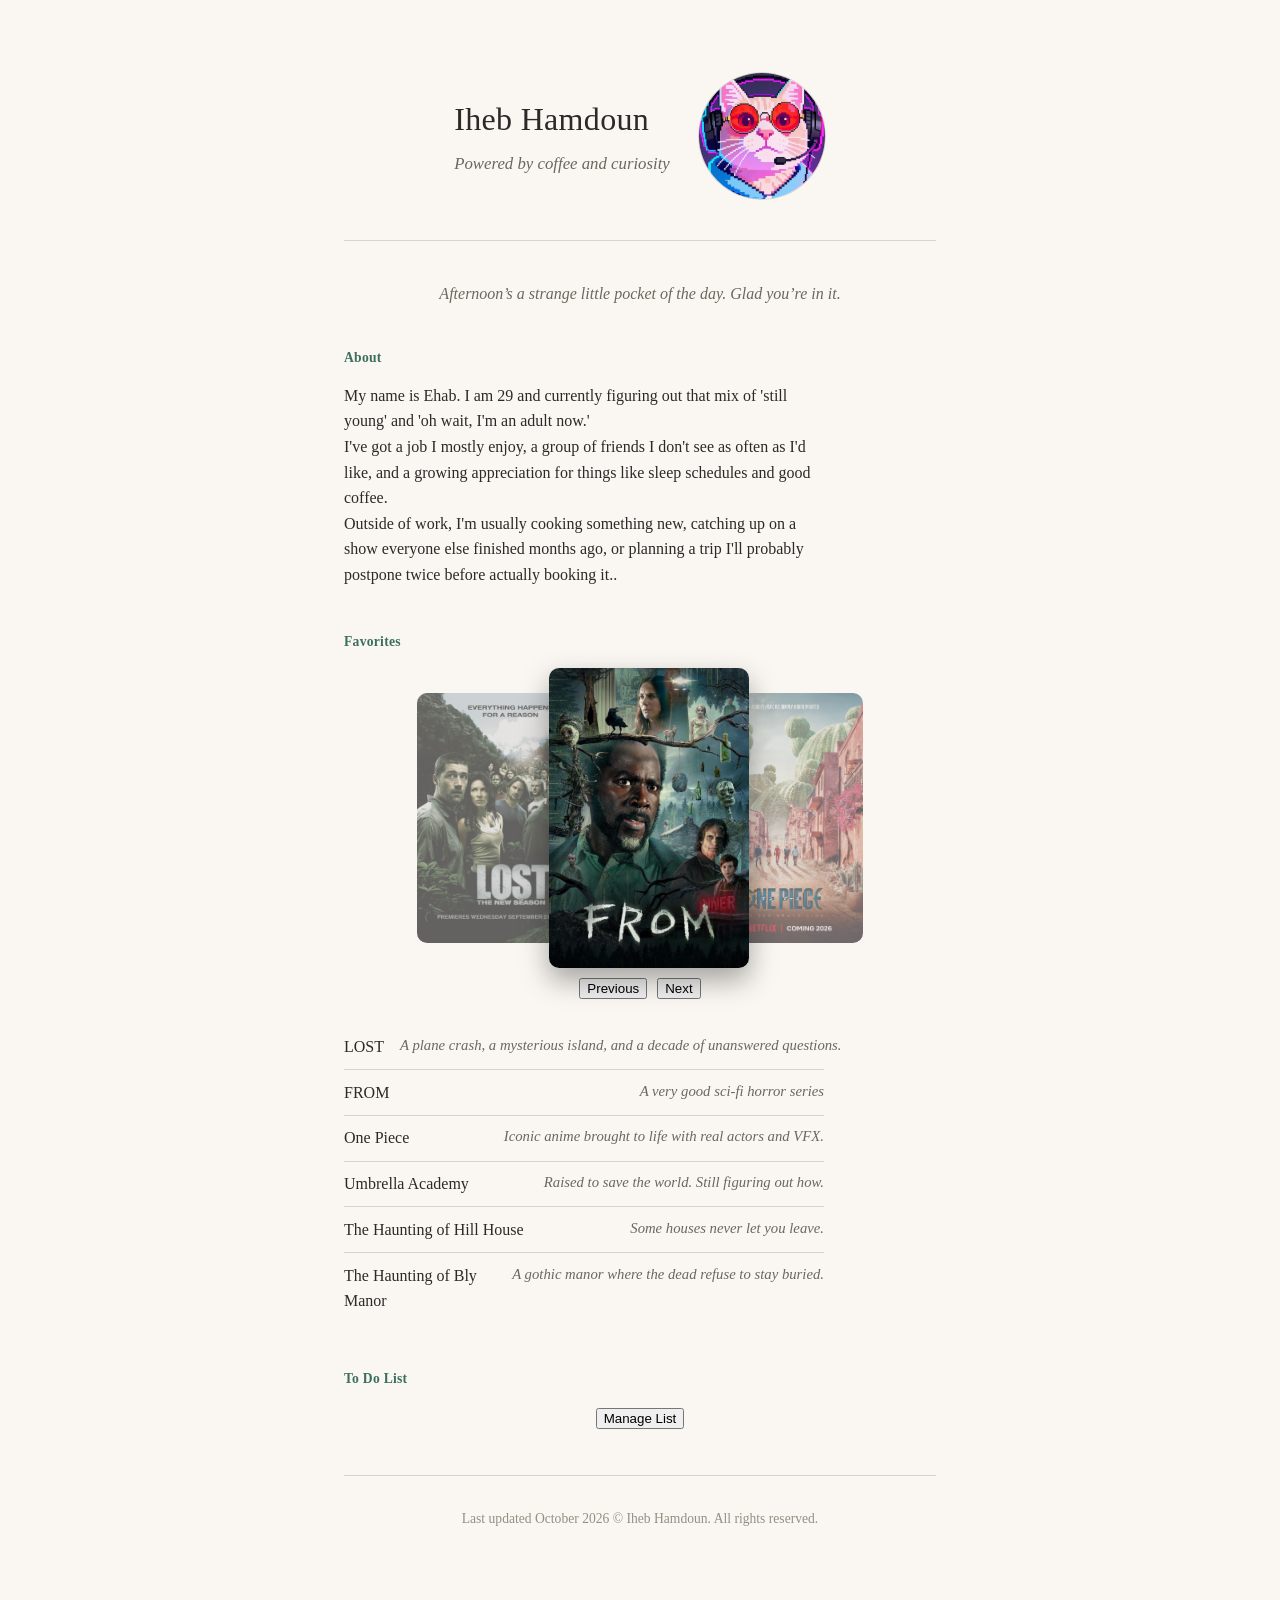
<file: index.html>
<!DOCTYPE html>
<html lang="en">

<head>
    <meta charset="UTF-8">
    <meta name="viewport" content="width=device-width, initial-scale=1.0">
    <title>Iheb Hamdoun</title>
    <link rel="stylesheet" href="/style.css">
</head>

<body>
    <div class="page">

        <header>
            <img class="photo" src="/img/me.png" alt="Photo">
            <div>
                <h1>Iheb Hamdoun</h1>
                <p class="tagline">Powered by coffee and curiosity</p>
            </div>
        </header>

        <div id="welcome"></div>

        <!-- About -->
        <section>
            <h2>About</h2>
            <p>
                My name is Ehab. I am 29 and currently figuring out that mix of 'still young' and 'oh wait, I'm an adult now.' <br>
                I've got a job I mostly enjoy, a group of friends I don't see as often as I'd like, and a growing appreciation for
                things like sleep schedules and good coffee. <br> Outside of work, I'm usually cooking something new,
                catching up on a show everyone else finished months ago, or planning a trip I'll probably postpone twice
                before actually booking it..
            </p>
        </section>

        <!-- Favorites -->
        <section>
            <h2>Favorites</h2>

            <div id="carousel">
                <img alt="Image 1">
                <img alt="Image 2">
                <img alt="Image 3">
            </div>
            <div id="buttons">
                <button id="prev">Previous</button>
                <button id="next">Next</button>
            </div>
            <br> 

            <ul class="favorites">
                <li>
                    <span class="title">LOST</span>
                    <span class="note">A plane crash, a mysterious island, and a decade of unanswered questions.</span>
                </li>
                <li>
                    <span class="title">FROM</span>
                    <span class="note">A very good sci-fi horror series</span>
                </li>
                <li>
                    <span class="title">One Piece</span>
                    <span class="note">Iconic anime brought to life with real actors and VFX.</span>
                </li>
                <li>
                    <span class="title">Umbrella Academy</span>
                    <span class="note">Raised to save the world. Still figuring out how.</span>
                </li>
                <li>
                    <span class="title">The Haunting of Hill House</span>
                    <span class="note">Some houses never let you leave.</span>
                </li>
                <li>
                    <span class="title">The Haunting of Bly Manor</span>
                    <span class="note">A gothic manor where the dead refuse to stay buried.</span>
                </li>
            </ul>
        </section>

        <!-- To Do List -->
        <section>
            <h2>To Do List</h2>

            <ul class="todo-list">
                <!-- List items will go here -->
            </ul>

            <div class="button-row">
                <button type="button" id="manage-todo-button">Manage List</button>
            </div>
        </section>

        <footer>
            Last updated October 2026 &copy; Iheb Hamdoun. All rights reserved.
        </footer>

    </div>

    <script src="site.js"></script>
</body>

</html>
</file>
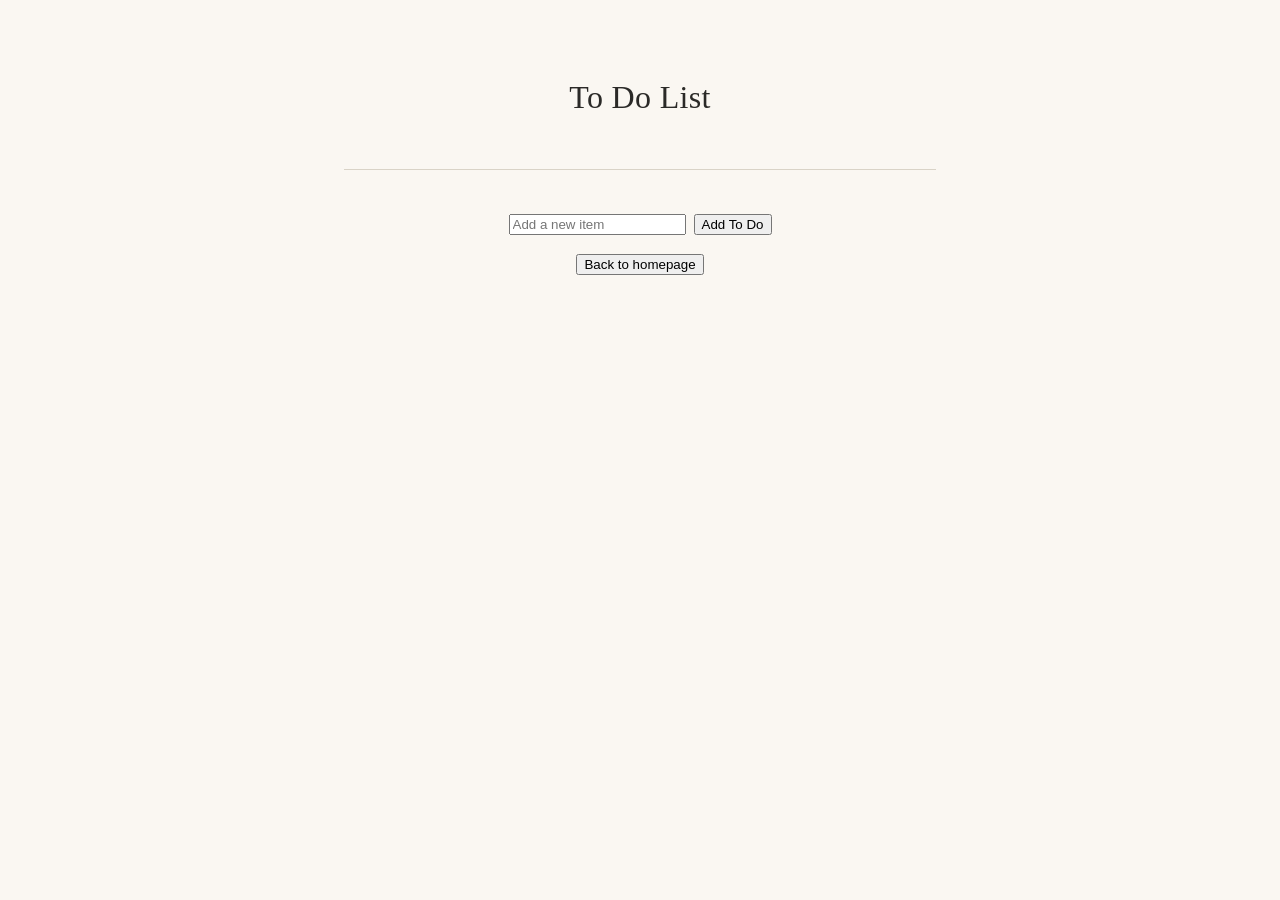
<file: todo.html>
<!DOCTYPE html>
<html lang="en">

<head>
    <meta charset="UTF-8">
    <meta name="viewport" content="width=device-width, initial-scale=1.0">
    <title>To Do List</title>
    <link rel="stylesheet" href="/style.css">
</head>

<body>
    <div class="page">

        <!-- Header -->
        <header class="todo-header">
            <h1>To Do List</h1>
        </header>

        <!-- Pokemon Task Buddy -->
        <section>
            <div id="pokemon"></div>
            <p id="buddy-message"></p>
        </section>

        <!-- To Do List -->
        <section>
            <ul class="todo-list">
                <!-- List items will go here -->
            </ul>

            <div class="add-todo-row">
                <input type="text" id="new-todo" placeholder="Add a new item">
                <button type="button" id="add-todo-button">Add To Do</button>
            </div>
            <div class="button-row">
                <button type="button" id="back-home-button">Back to homepage</button>
            </div>
        </section>

    </div>

    <script src="todo.js"></script>
</body>

</html>
</file>
<file: style.css>
:root {
  --ink: #2b2a28;
  --paper: #faf7f2;
  --line: #d9d3c7;
  --accent: #3c6e5e;
}

* {
  box-sizing: border-box;
}

body {
  margin: 0;
  background-color: var(--paper);
  color: var(--ink);
  font-family: "Iowan Old Style", "Palatino Linotype", Georgia, serif;
  line-height: 1.6;
}

.page {
  max-width: 640px;
  margin: 0 auto;
  padding: 4.5rem 1.5rem 5rem;
}

header {
  display: flex;
  flex-direction: row-reverse;
  justify-content: center;
  align-items: center;
  text-align: left;
  gap: 1.75rem;
  padding-bottom: 2.5rem;
  border-bottom: 1px solid var(--line);
  margin-bottom: 2.5rem;
}

.photo {
  width: 128px;
  height: 128px;
  border-radius: 50%;
  object-fit: cover;
  flex-shrink: 0;
  background: #eee6d8;
  border: 1px solid var(--line);
}

h1 {
  font-size: 2rem;
  font-weight: 500;
  margin: 0 0 0.35rem;
  letter-spacing: 0.01em;
}

.tagline {
  margin: 0;
  color: #6b675f;
  font-size: 1.05rem;
  font-style: italic;
}

section {
  margin-bottom: 2.75rem;
}

h2 {
  font-size: 0.85rem;
  letter-spacing: 0.02em;
  color: var(--accent);
  margin: 0 0 0.9rem;
  font-weight: 600;
}

p {
  max-width: 60ch;
  margin: 0;
}

ul.favorites {
  list-style: none;
  margin: 0;
  padding: 0;
  max-width: 60ch;
}

ul.favorites li {
  padding: 0.6rem 0;
  border-bottom: 1px solid var(--line);
  display: flex;
  justify-content: space-between;
  gap: 1rem;
}

ul.favorites li:last-child {
  border-bottom: none;
}

ul.favorites .title {
  font-weight: 500;
}

ul.favorites .note {
  color: #6b675f;
  font-size: 0.92rem;
  font-style: italic;
  text-align: right;
  white-space: nowrap;
}

footer {
  padding-top: 2rem;
  border-top: 1px solid var(--line);
  color: #948f84;
  font-size: 0.85rem;
  text-align: center;
}

#welcome {
  text-align: center;
  font-style: italic;
  color: #6b675f;
  margin: 0 0 2.5rem;
}

#carousel {
  display: flex;
  justify-content: center;
  align-items: center;
  width: 100%;
  min-height: 300px;
  overflow: visible;
}

#carousel img {
  max-height: 300px;
  aspect-ratio: auto 300 / 400;
  border-radius: 10px;
  position: relative;
  transition: all 0.3s ease;
  object-fit: cover;
}

/* the center image sits on top, full size, with a shadow to lift it off the page */
#carousel img:nth-child(2) {
  z-index: 3;
  max-height: 300px;
  box-shadow: 0 12px 28px rgba(0, 0, 0, 0.35);
}

/* the side images sit behind the center one, slightly smaller and dimmed */
#carousel img:nth-child(1),
#carousel img:nth-child(3) {
  z-index: 1;
  max-height: 250px;
  opacity: 0.6;
  filter: brightness(0.85);
}

#carousel img:nth-child(1) {
  margin-right: -55px;
}

#carousel img:nth-child(3) {
  margin-left: -55px;
}

#buttons {
  display: flex;
  justify-content: center;
  align-items: center;
  gap: 10px;
  margin-top: 10px;
}

/* To Do List */
.todo-list {
  list-style: none;
  margin: 0 auto;
  padding: 0;
  width: 80%;
  max-width: 60ch;
}

.todo-list li {
  display: flex;
  align-items: center;
  justify-content: space-between;
  gap: 0.75rem;
  padding: 0.5rem 0;
  border-bottom: 1px solid var(--line);
}

.button-row {
  text-align: center;
  margin-top: 1rem;
}

.todo-header {
  display: block;
  text-align: center;
}

.add-todo-row {
  display: flex;
  justify-content: center;
  align-items: center;
  gap: 0.5rem;
  margin-top: 1rem;
}

/* Pokemon buddy */
#pokemon {
  text-align: center;
}

#pokemon img {
  width: 250px;
  image-rendering: pixelated;
}

#buddy-message {
  text-align: center;
  font-style: italic;
  margin: 0.5rem auto 0;
}
</file>
